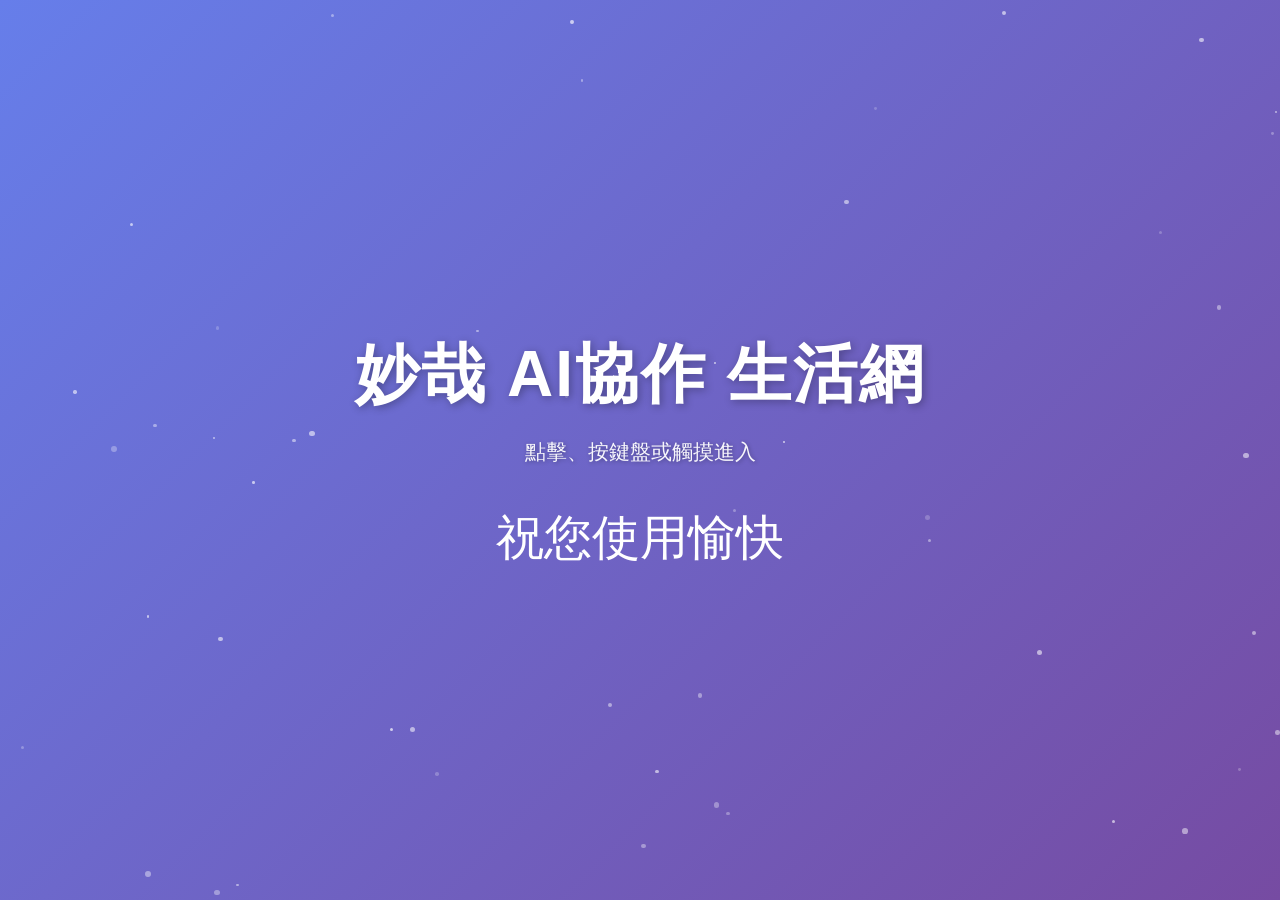
<file: index.html>
<!DOCTYPE html>
<html lang="zh-TW">
<head>
    <meta charset="UTF-8">
    <meta name="viewport" content="width=device-width, initial-scale=1.0">
    <title>妙哉 AI協作 生活網 - 首頁</title>
    
    <link rel="stylesheet" href="styles.css"> <link rel="stylesheet" href="home.css">   </head>
<body>

    <div id="sidebarContainer"></div>

    <main class="container">
        <header class="header-section">
            <h1>歡迎來到我的生活助手</h1>
            <div class="version-info">AI 協助製作版</div>
        </header>

        <section class="intro-section">
            <h2>👋 自我介紹</h2>
            <div class="intro-content">
                <p>您好！我是妙哉，一位致力於將生活變得更加便利和有條理的開發者。</p>
            </div>
        </section>

        <section class="features-section">
            <h2>📚 功能介紹</h2>
            <div class="features-grid">
                <div class="feature-card">
                    <div class="feature-icon">📊</div>
                    <h3>ETF 月月配試算</h3>
                    <p>幫助規劃月月配 ETF 組合</p>
                    <a href="etf-calc.html" class="feature-link">進入 →</a>
                </div>

                <div class="feature-card">
                    <div class="feature-icon">💰</div>
                    <h3>記帳系統</h3>
                    <p>追蹤個人收支細節</p>
                    <a href="accounting.html" class="feature-link">進入 →</a>
                </div>

                <div class="feature-card">
                    <div class="feature-icon">🚗</div>
                    <h3>車輛管理</h3>
                    <p>記錄車輛保養維修</p>
                    <a href="car.html" class="feature-link">進入 →</a>
                </div>
            </div>
        </section>

        <section class="tech-section">
            <h2>🛠️ 技術說明</h2>
            <div class="tech-content">
                <p>前端技術：HTML、CSS、JS (原生)</p>
            </div>
        </section>
    </main>

    <script src="i18n.js"></script>
    <script src="script.js"></script>
    
    </body>
</html>
</file>
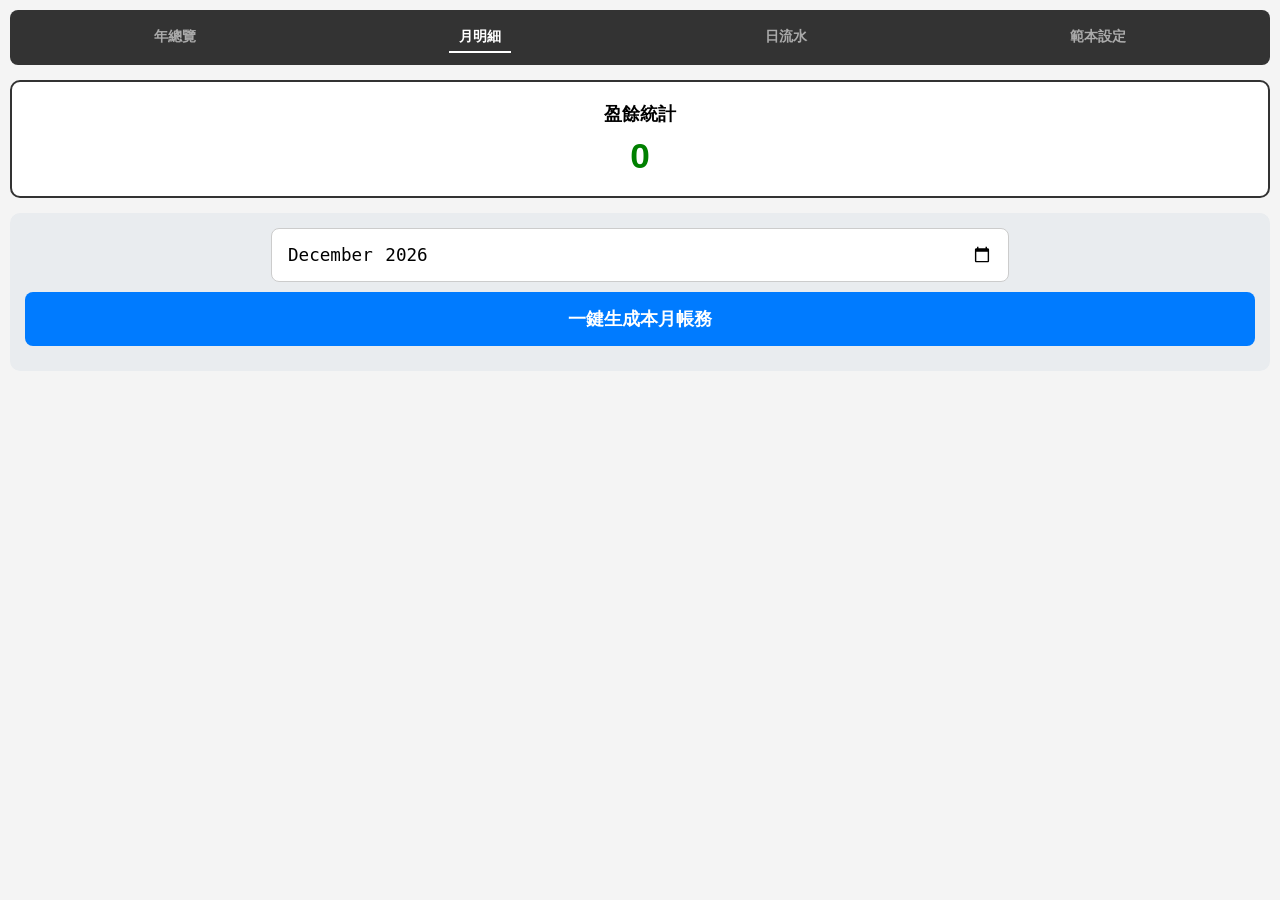
<file: ac0001.html>
<!DOCTYPE html>
<html lang="zh-TW">
<head>
    <meta charset="UTF-8">
    <meta name="viewport" content="width=device-width, initial-scale=1.0">
    <title>財務管理系統 V7.1</title>
    <style>
        :root { --income-bg: #d4edda; --expense-bg: #f8d7da; --green-text: #28a745; --red-text: #dc3545; }
        body { font-family: sans-serif; margin: 0; padding: 10px; background: #f4f4f4; }
        .tab-container { display: flex; justify-content: space-around; background: #333; padding: 12px; border-radius: 8px; margin-bottom: 15px; }
        .tab { color: #aaa; cursor: pointer; padding: 5px 10px; font-weight: bold; font-size: 0.9rem; }
        .tab.active { color: white; border-bottom: 2px solid white; }
        .summary-card { background: white; padding: 20px; border-radius: 10px; text-align: center; margin-bottom: 15px; border: 2px solid #333; }
        .balance { font-size: 2.2rem; font-weight: bold; margin-top: 10px; }
        .form-group { background: white; padding: 20px; border-radius: 10px; margin-bottom: 15px; }
        input, select, button { width: 100%; padding: 15px; margin: 10px 0; border: 1px solid #ccc; border-radius: 8px; font-size: 1.1rem; box-sizing: border-box; }
        button { background: #333; color: white; border: none; font-weight: bold; cursor: pointer; }
        .record-item { display: flex; justify-content: space-between; align-items: center; padding: 15px; margin-bottom: 8px; border-radius: 8px; border-left: 6px solid #333; }
        .income { background: var(--income-bg); border-color: var(--green-text); }
        .expense { background: var(--expense-bg); border-color: var(--red-text); }
        .modal { display: none; position: fixed; top: 0; left: 0; width: 100%; height: 100%; background: rgba(0,0,0,0.6); z-index: 1000; justify-content: center; align-items: center; }
        .modal-content { background: white; padding: 20px; border-radius: 10px; width: 90%; max-width: 400px; }
        .hidden { display: none; }
        .template-item { background: #eee; padding: 10px; margin-bottom: 8px; border-radius: 5px; display: flex; justify-content: space-between; align-items: center; font-size: 0.85rem; }
        .del-btn { width: auto; padding: 5px 10px; margin: 0; background: #dc3545; font-size: 0.8rem; }
    </style>
</head>
<body>

<div class="tab-container">
    <div class="tab" onclick="showPage('year')">年總覽</div>
    <div class="tab active" onclick="showPage('month')">月明細</div>
    <div class="tab" onclick="showPage('day')">日流水</div>
    <div class="tab" onclick="showPage('template')">範本設定</div>
</div>

<div class="summary-card">
    <h2 id="summaryTitle" style="margin:0; font-size:1.1rem;">盈餘統計</h2>
    <div id="balanceDisplay" class="balance">0</div>
</div>

<div id="editModal" class="modal">
    <div class="modal-content">
        <h3>修改帳務</h3>
        <input type="hidden" id="editId">
        <label>日期：</label><input type="date" id="editDate">
        <label>項目：</label><input type="text" id="editItem">
        <label>金額：</label><input type="number" id="editAmount">
        <label>備註：</label><input type="text" id="editNote">
        <button onclick="updateRecord()" style="background: #28a745;">儲存修改</button>
        <button onclick="deleteCurrentRecord()" style="background: #dc3545;">刪除此筆</button>
        <button onclick="closeModal()" style="background: #999;">取消</button>
    </div>
</div>

<div id="page-template" class="page hidden">
    <div class="form-group">
        <h3>設定預設範本</h3>
        <label>週期：</label>
        <select id="tplMonth">
            <option value="all">每月重複</option>
            <option value="01">1月</option><option value="02">2月</option><option value="03">3月</option>
            <option value="04">4月</option><option value="05">5月</option><option value="06">6月</option>
            <option value="07">7月</option><option value="08">8月</option><option value="09">9月</option>
            <option value="10">10月</option><option value="11">11月</option><option value="12">12月</option>
        </select>
        <label>日期 (1~31)：</label>
        <input type="number" id="tplDay" value="1" min="1" max="31">
        <input type="text" id="tplItem" placeholder="項目名稱">
        <input type="number" id="tplAmount" placeholder="金額">
        <select id="tplType">
            <option value="預設支出">預設支出</option>
            <option value="外送薪水">外送薪水</option>
            <option value="股息收入">股息收入</option>
            <option value="稅務相關">稅務相關</option>
        </select>
        <input type="text" id="tplNote" placeholder="備註">
        <button onclick="saveTemplate()" style="background: #28a745;">加入範本</button>
        <hr>
        <div id="templateList"></div>
    </div>
</div>

<div id="page-day" class="page hidden">
    <div class="form-group">
        <h3>新增紀錄</h3>
        <input type="date" id="dateInput" style="height: 60px;">
        <input type="text" id="itemInput" placeholder="項目名稱">
        <input type="number" id="amountInput" placeholder="金額">
        <select id="typeInput">
            <option value="臨時新增">臨時新增</option>
            <option value="外送薪水">外送薪水</option>
            <option value="日薪">日薪</option>
        </select>
        <input type="text" id="noteInput" placeholder="備註">
        <button onclick="saveRecord()">確認加入</button>
    </div>
</div>

<div id="page-month" class="page">
    <div style="background: #e9ecef; padding: 15px; border-radius: 10px; margin-bottom: 15px; text-align: center;">
        <input type="month" id="monthFilter" onchange="render()" style="width: 60%; margin: 0;">
        <button onclick="generateFromTemplate()" style="background: #007bff; margin-top: 10px;">一鍵生成本月帳務</button>
    </div>
    <div id="monthList"></div>
</div>

<div id="page-year" class="page hidden">
    <div class="form-group">
        <select id="yearFilter" onchange="renderYearly()"></select>
    </div>
    <table style="width:100%; border-collapse: collapse; background:white;" border="1">
        <thead><tr style="background:#eee;"><th>月</th><th>收</th><th>支</th><th>盈</th></tr></thead>
        <tbody id="yearTableBody" style="text-align:center;"></tbody>
    </table>
</div>

<script>
    let records = JSON.parse(localStorage.getItem('my_finances')) || [];
    let templates = JSON.parse(localStorage.getItem('my_templates')) || [];

    function renderTemplates() {
        const list = document.getElementById('templateList');
        list.innerHTML = '<h4>範本清單：</h4>';
        templates.forEach(t => {
            // 修正顯示邏輯：若欄位不存在，給予預設值防止顯示 NaN 或 undefined
            const mText = (t.month === 'all' || !t.month) ? '每月' : `${parseInt(t.month)}月`;
            const dText = t.day || '1';
            list.innerHTML += `<div class="template-item">
                <span><b>${mText}${dText}號</b> - ${t.item} (${t.amount})</span>
                <button class="del-btn" onclick="deleteTemplate(${t.id})">刪除</button>
            </div>`;
        });
    }

    function saveTemplate() {
        const day = parseInt(document.getElementById('tplDay').value) || 1;
        const tpl = {
            id: Date.now(),
            month: document.getElementById('tplMonth').value,
            day: day,
            item: document.getElementById('tplItem').value || "未命名",
            amount: parseFloat(document.getElementById('tplAmount').value) || 0,
            type: document.getElementById('tplType').value,
            note: document.getElementById('tplNote').value
        };
        templates.push(tpl);
        localStorage.setItem('my_templates', JSON.stringify(templates));
        renderTemplates();
    }

    function deleteTemplate(id) {
        templates = templates.filter(t => t.id !== id);
        localStorage.setItem('my_templates', JSON.stringify(templates));
        renderTemplates();
    }

    function generateFromTemplate() {
        const targetMonthVal = document.getElementById('monthFilter').value;
        const currentM = targetMonthVal.split('-')[1];
        if(confirm(`確定要生成嗎？`)) {
            templates.forEach(t => {
                const tMonth = t.month || 'all';
                const tDay = t.day || 1;
                if(tMonth === 'all' || tMonth === currentM) {
                    records.push({
                        id: Date.now() + Math.random(),
                        date: `${targetMonthVal}-${String(tDay).padStart(2, '0')}`,
                        item: t.item,
                        amount: t.amount,
                        type: t.type,
                        note: t.note
                    });
                }
            });
            sync(); render();
        }
    }

    // 通用邏輯
    function sync() { localStorage.setItem('my_finances', JSON.stringify(records)); }
    function closeModal() { document.getElementById('editModal').style.display = 'none'; }
    function saveRecord() {
        const record = { id: Date.now(), date: document.getElementById('dateInput').value, item: document.getElementById('itemInput').value, amount: parseFloat(document.getElementById('amountInput').value) || 0, type: document.getElementById('typeInput').value, note: document.getElementById('noteInput').value };
        records.push(record); sync(); showPage('month');
    }
    function openEdit(id) {
        const r = records.find(item => item.id === id);
        document.getElementById('editId').value = r.id; document.getElementById('editDate').value = r.date;
        document.getElementById('editItem').value = r.item; document.getElementById('editAmount').value = r.amount;
        document.getElementById('editNote').value = r.note; document.getElementById('editModal').style.display = 'flex';
    }
    function updateRecord() {
        const id = parseFloat(document.getElementById('editId').value);
        const idx = records.findIndex(r => r.id === id);
        records[idx].date = document.getElementById('editDate').value;
        records[idx].item = document.getElementById('editItem').value;
        records[idx].amount = parseFloat(document.getElementById('editAmount').value);
        records[idx].note = document.getElementById('editNote').value;
        sync(); closeModal(); render();
    }
    function deleteCurrentRecord() {
        const id = parseFloat(document.getElementById('editId').value);
        records = records.filter(r => r.id !== id); sync(); closeModal(); render();
    }
    function render() {
        const list = document.getElementById('monthList');
        const filter = document.getElementById('monthFilter').value;
        let net = 0; list.innerHTML = '';
        records.filter(r => r.date.startsWith(filter)).sort((a,b) => new Date(b.date) - new Date(a.date)).forEach(r => {
            net += r.amount;
            const div = document.createElement('div');
            div.className = `record-item ${r.amount >= 0 ? 'income' : 'expense'}`;
            div.innerHTML = `<div><b>${r.date.slice(5)} ${r.item}</b><br><small>${r.amount} | ${r.note}</small></div>
                             <button onclick="openEdit(${r.id})" style="width:auto;padding:5px 10px;font-size:0.8rem;">修改</button>`;
            list.appendChild(div);
        });
        document.getElementById('balanceDisplay').innerText = net.toLocaleString();
        document.getElementById('balanceDisplay').style.color = net >= 0 ? 'green' : 'red';
    }
    function showPage(p) {
        document.querySelectorAll('.page').forEach(el => el.classList.add('hidden'));
        document.getElementById('page-' + p).classList.remove('hidden');
        document.querySelectorAll('.tab').forEach(t => t.classList.remove('active'));
        if(p==='year') renderYearly(); else if(p==='month') render(); else if(p==='template') renderTemplates();
    }
    function renderYearly() {
        const tbody = document.getElementById('yearTableBody'); tbody.innerHTML = '';
        const years = [...new Set(records.map(r => r.date.slice(0, 4)))];
        const filter = document.getElementById('yearFilter');
        if(filter.innerHTML==='') years.sort().reverse().forEach(y => filter.innerHTML += `<option value="${y}">${y}年</option>`);
        const selYear = filter.value || new Date().getFullYear();
        for(let i=12; i>=1; i--) {
            const m = selYear + "-" + String(i).padStart(2, '0');
            const mData = records.filter(r => r.date.startsWith(m)); if(mData.length === 0) continue;
            const inc = mData.filter(r => r.amount > 0).reduce((a, b) => a + b.amount, 0);
            const exp = mData.filter(r => r.amount < 0).reduce((a, b) => a + Math.abs(b.amount), 0);
            tbody.innerHTML += `<tr><td>${i}月</td><td>${inc}</td><td>${exp}</td><td><b>${inc-exp}</b></td></tr>`;
        }
    }
    document.getElementById('monthFilter').value = new Date().toISOString().slice(0, 7);
    render();
</script>
</body>
</html>
</file>
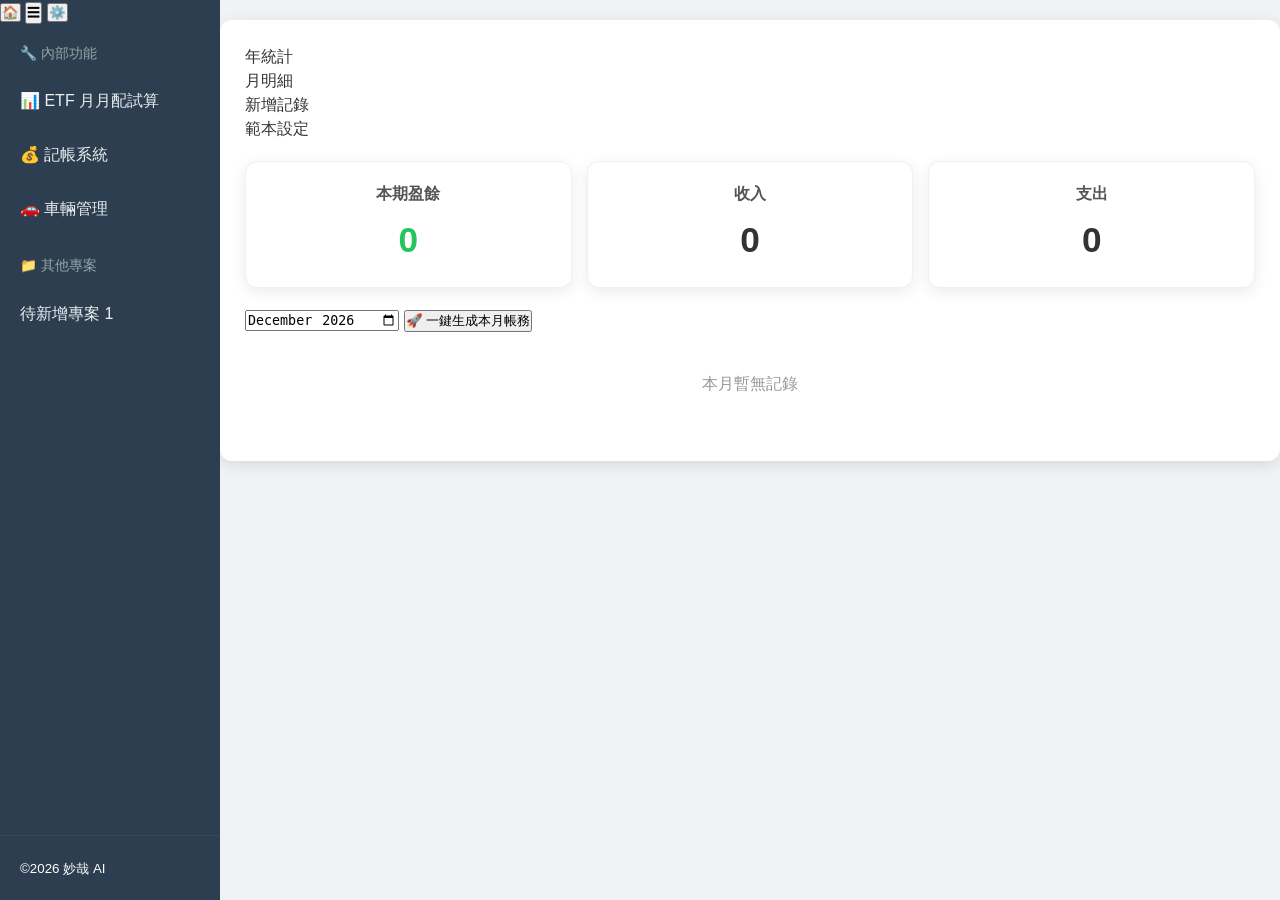
<file: accounting.html>
<!DOCTYPE html>
<html lang="zh-TW">
<head>
    <meta charset="UTF-8">
    <meta name="viewport" content="width=device-width, initial-scale=1.0">
    <title data-i18n="acc-title">記帳系統</title>
    <link rel="stylesheet" href="styles.css">
    <link rel="stylesheet" href="accounting-styles.css">
</head>
<body>
<div id="sidebarContainer"></div>
<div class="container">
    <div class="tab-container">
        <div class="tab-item" onclick="showPage('year')">
            <span class="tab-icon" data-i18n="acc-tab-year">📊</span>
        </div>
        <div class="tab-item" onclick="showPage('month')">
            <span class="tab-icon" data-i18n="acc-tab-month">📅</span>
        </div>
        <div class="tab-item" onclick="showPage('day')">
            <span class="tab-icon" data-i18n="acc-tab-add">📝</span>
        </div>
        <div class="tab-item" onclick="showPage('template')">
            <span class="tab-icon" data-i18n="acc-tab-tpl">🎯</span>
        </div>
    </div>

    <div class="summary-card">
        <div class="summary-item">
            <span class="summary-label" data-i18n="acc-balance">本期盈餘</span>
            <div id="balanceDisplay" class="balance">0</div>
        </div>
        <div class="summary-item">
            <span class="summary-label" data-i18n="acc-income">總收入</span>
            <div id="incomeDisplay" class="amount income-text">0</div>
        </div>
        <div class="summary-item">
            <span class="summary-label" data-i18n="acc-expense">總支出</span>
            <div id="expenseDisplay" class="amount expense-text">0</div>
        </div>
    </div>

    <div id="editModal" class="modal hidden">
        <div class="modal-content">
            <h3 data-i18n="acc-edit-title">修改帳務</h3>
            <input type="hidden" id="editId">
            <div class="form-group">
                <label>日期：</label>
                <input type="date" id="editDate">
            </div>
            <div class="form-group">
                <label>項目：</label>
                <input type="text" id="editItem">
            </div>
            <div class="form-group">
                <label>金額：</label>
                <input type="number" id="editAmount">
            </div>
            <div class="form-group">
                <label>備註：</label>
                <input type="text" id="editNote">
            </div>
            <div class="modal-buttons">
                <button class="btn btn-success" onclick="updateRecord()">儲存修改</button>
                <button class="btn btn-danger" onclick="deleteCurrentRecord()">刪除此筆</button>
                <button class="btn btn-secondary" onclick="closeModal()">取消</button>
            </div>
        </div>
    </div>

    <div id="page-month" class="page">
        <div class="filter-section">
            <input type="month" id="monthFilter" onchange="render()" class="month-input">
            <button class="btn btn-primary" onclick="generateFromTemplate()">🚀 一鍵生成本月帳務</button>
        </div>
        <div id="monthList" class="records-list"></div>
    </div>
    
    <div id="page-day" class="page hidden">
        <div class="form-section">
            <h3 data-i18n="acc-add-title">新增紀錄</h3>
            <div class="form-group">
                <label>日期：</label>
                <input type="date" id="dateInput" class="form-input">
            </div>
            <div class="form-group">
                <label>項目名稱：</label>
                <input type="text" id="itemInput" class="form-input">
            </div>
            <div class="form-group">
                <label>金額：</label>
                <input type="number" id="amountInput" class="form-input">
            </div>
            <div class="form-group">
                <label>分類：</label>
                <select id="typeInput" class="form-input">
                    <option value="臨時新增">臨時新增</option>
                    <option value="外送薪水">外送薪水</option>
                    <option value="日薪">日薪</option>
                    <option value="食物">食物</option>
                    <option value="交通">交通</option>
                    <option value="其他">其他</option>
                </select>
            </div>
            <div class="form-group">
                <label>備註：</label>
                <input type="text" id="noteInput" class="form-input">
            </div>
            <button class="btn btn-success" onclick="saveRecord()" style="width: 100%;">✓ 確認加入</button>
        </div>
    </div>
    
    <div id="page-year" class="page hidden">
        <div class="form-section">
            <label>選擇年份：</label>
            <select id="yearFilter" onchange="renderYearly()" class="form-input"></select>
        </div>
        <div class="table-wrapper">
            <table class="yearly-table">
                <thead>
                    <tr>
                        <th>月份</th><th>收入</th><th>支出</th><th>盈餘</th>
                    </tr>
                </thead>
                <tbody id="yearTableBody"></tbody>
            </table>
        </div>
    </div>

    <div id="page-template" class="page hidden">
        <div class="form-section">
            <h3 data-i18n="acc-tab-tpl">範本設定</h3>
            <div class="form-group">
                <label>週期：</label>
                <select id="tplMonth" class="form-input">
                    <option value="all">每月重複</option>
                    <option value="01">1月</option><option value="02">2月</option><option value="03">3月</option>
                    <option value="04">4月</option><option value="05">5月</option><option value="06">6月</option>
                    <option value="07">7月</option><option value="08">8月</option><option value="09">9月</option>
                    <option value="10">10月</option><option value="11">11月</option><option value="12">12月</option>
                </select>
            </div>
            <div class="form-group">
                <label>日期 (1~31)：</label>
                <input type="number" id="tplDay" value="1" min="1" max="31" class="form-input">
            </div>
            <div class="form-group">
                <label>項目名稱：</label>
                <input type="text" id="tplItem" placeholder="例：房租、薪資..." class="form-input">
            </div>
            <div class="form-group">
                <label>金額：</label>
                <input type="number" id="tplAmount" placeholder="正數為收入，負數為支出" class="form-input">
            </div>
            <div class="form-group">
                <label>分類：</label>
                <select id="tplType" class="form-input">
                    <option value="預設支出">預設支出</option>
                    <option value="外送薪水">外送薪水</option>
                    <option value="股息收入">股息收入</option>
                    <option value="租金">租金</option>
                    <option value="公用事業">公用事業</option>
                </select>
            </div>
            <div class="form-group">
                <label>備註：</label>
                <input type="text" id="tplNote" placeholder="額外說明" class="form-input">
            </div>
            <button class="btn btn-success" onclick="saveTemplate()" style="width: 100%;">✓ 加入範本</button>
            <hr class="section-divider">
            <div id="templateList"></div>
        </div>
    </div>
</div>

<script src="i18n.js"></script>
<script src="script.js"></script>
<script src="accounting-script.js"></script>

</body>
</html>
</file>
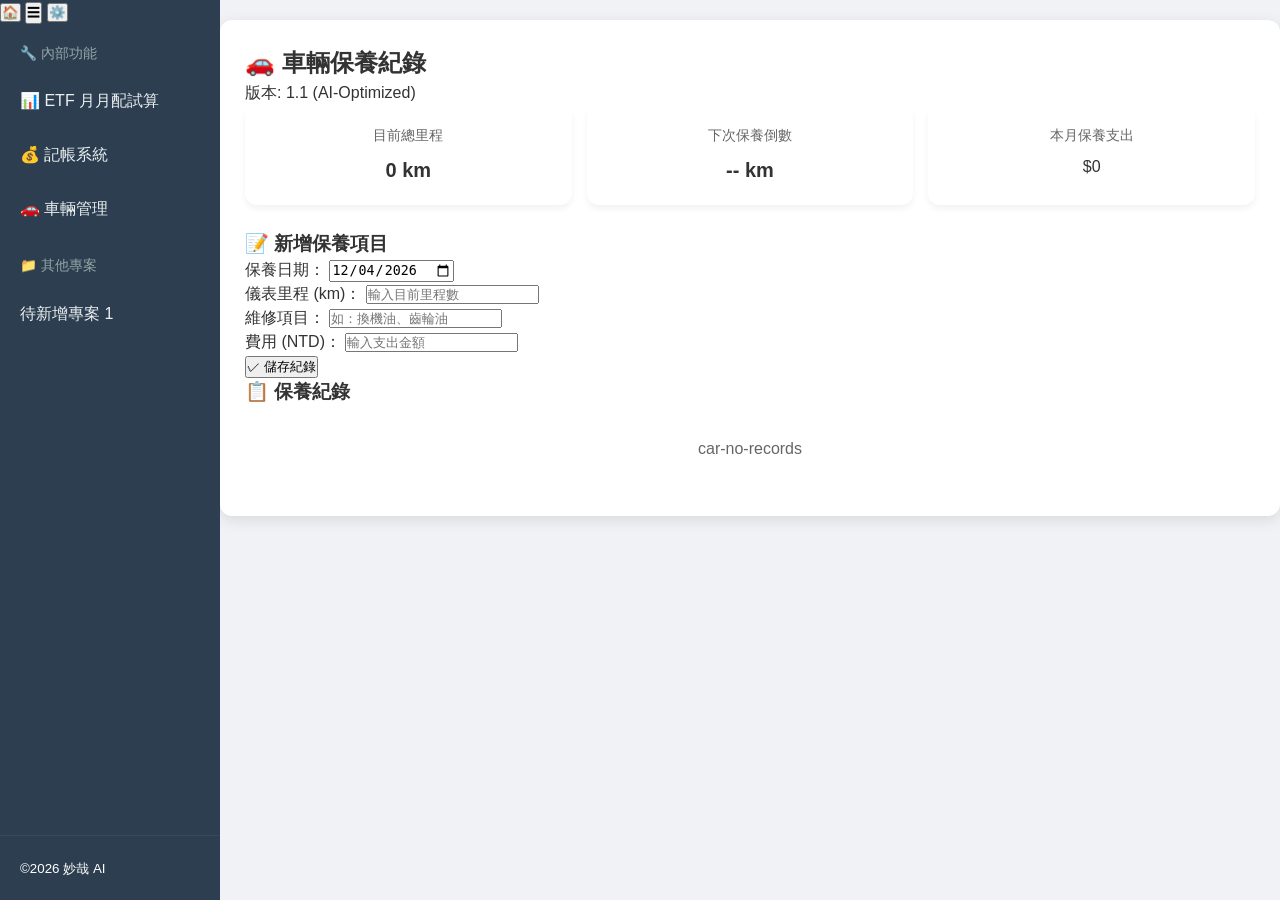
<file: car.html>
<!DOCTYPE html>
<html lang="zh-TW">
<head>
    <meta charset="UTF-8">
    <meta name="viewport" content="width=device-width, initial-scale=1.0">
    <title data-i18n="car-title">車輛保養管理系統</title>
    <link rel="stylesheet" href="styles.css">
    <link rel="stylesheet" href="car-styles.css">
</head>
<body>

<div id="sidebarContainer"></div>

<div class="container">
    <div class="header-section">
        <h2 data-i18n="car-title">🚗 車輛保養紀錄</h2>
        <div class="version-info">版本: 1.1 (AI-Optimized)</div>
    </div>

    <div class="summary-card">
        <div class="summary-item">
            <span class="summary-label" data-i18n="car-total-mileage">目前總里程</span>
            <div class="balance" id="displayTotalMileage">0 km</div>
        </div>
        <div class="summary-item">
            <span class="summary-label" data-i18n="car-remaining">下次保養倒數</span>
            <div class="balance" id="displayRemainingKm">-- km</div>
        </div>
        <div class="summary-item">
            <span class="summary-label" data-i18n="car-month-cost">本月保養支出</span>
            <div class="amount expense-text" id="displayMonthCost">$0</div>
        </div>
    </div>

    <div class="form-section">
        <h3 data-i18n="car-add-title">📝 新增保養項目</h3>
        <div class="form-group">
            <label data-i18n="car-date">保養日期：</label>
            <input type="date" id="inputDate" class="form-input" required>
        </div>
        <div class="form-group">
            <label data-i18n="car-mileage">儀表里程 (km)：</label>
            <input type="number" id="inputMileage" class="form-input" data-i18n="car-mileage-placeholder" placeholder="輸入目前里程數">
        </div>
        <div class="form-group">
            <label data-i18n="car-item">維修項目：</label>
            <input type="text" id="inputItem" class="form-input" data-i18n="car-item-placeholder" placeholder="如：換機油、齒輪油">
        </div>
        <div class="form-group">
            <label data-i18n="car-fee">費用 (NTD)：</label>
            <input type="number" id="inputCost" class="form-input" data-i18n="car-fee-placeholder" placeholder="輸入支出金額">
        </div>
        <button class="btn btn-success" onclick="addRecord()" data-i18n="car-save">✓ 儲存紀錄</button>
    </div>

    <h3 data-i18n="car-records">📋 保養紀錄</h3>
    <div id="recordList" class="records-list"></div>
</div>

<script src="i18n.js"></script>
<script src="script.js"></script>
<script src="car-script.js"></script>

</body>
</html>
</file>
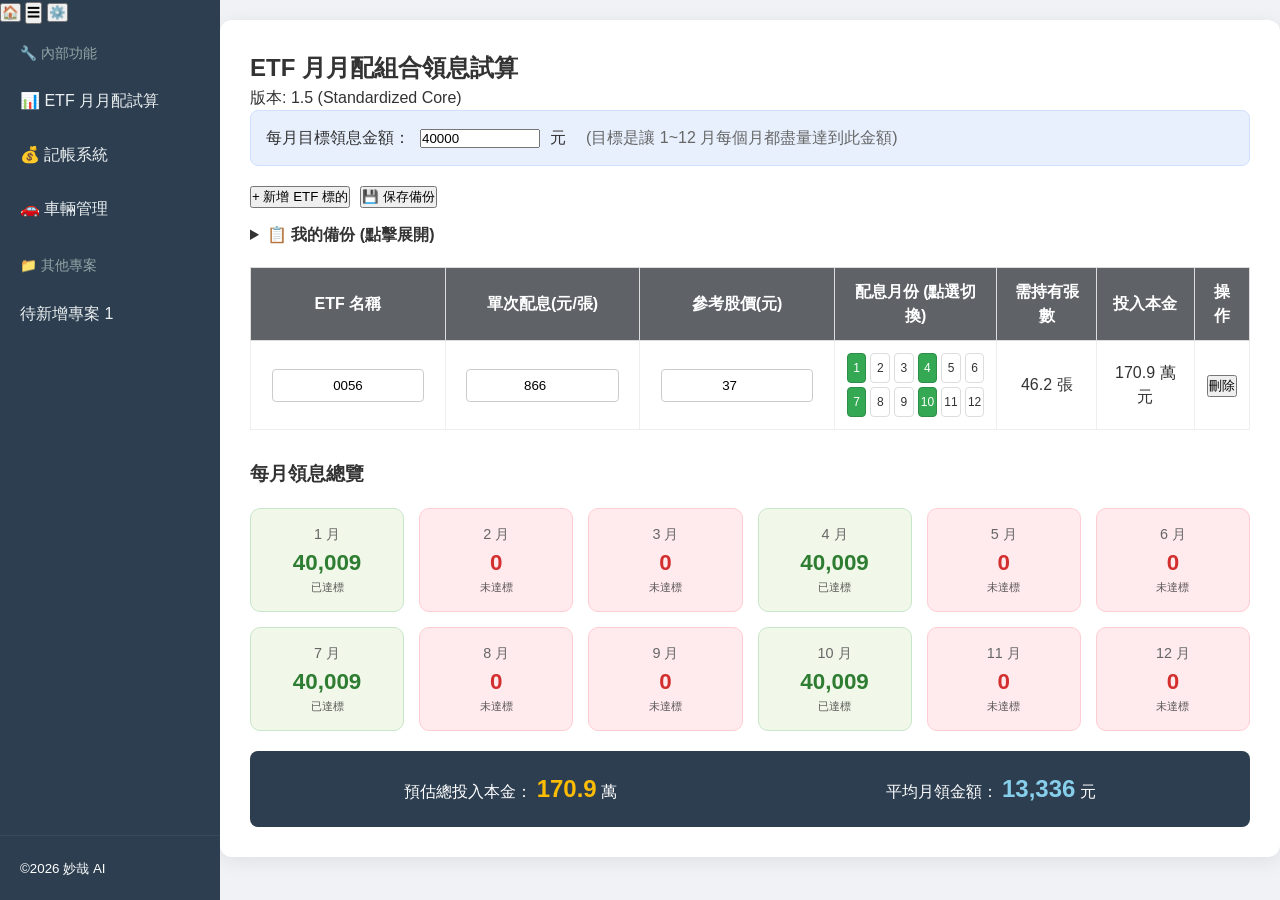
<file: etf-calc.html>
<!DOCTYPE html>
<html lang="zh-TW">
<head>
    <meta charset="UTF-8">
    <meta name="viewport" content="width=device-width, initial-scale=1.0">
    <title data-i18n="etf-title">ETF 月月配組合領息試算</title>
    <link rel="stylesheet" href="styles.css">
    <link rel="stylesheet" href="etf-style.css">
</head>
<body>

<div id="sidebarContainer"></div>

<div class="container">
    <div class="header-section">
        <h2 data-i18n="etf-title">ETF 月月配組合領息試算</h2>
        <div class="version-info">版本: 1.5 (Standardized Core)</div>
    </div>

    <div class="config-section" style="padding: 15px; background: var(--bg-tertiary); border-radius: 8px; margin-bottom: 20px;">
        <label data-i18n="etf-target-income">每月目標領息金額：</label>
        <input type="number" id="targetIncome" value="40000" oninput="calculate()" class="form-input" style="width: 120px;"> 元
        <span class="hint" data-i18n="etf-target-note" style="margin-left: 10px; color: #666;">(目標是讓 1~12 月每個月都盡量達到此金額)</span>
    </div>

    <div style="margin-bottom: 15px; display: flex; gap: 10px;">
        <button class="btn btn-success" onclick="addRow()" data-i18n="etf-add">+ 新增 ETF 標的</button>
        <button class="btn btn-primary" onclick="saveBackupPrompt()" data-i18n="etf-backup">💾 保存備份</button>
    </div>

    <details class="backup-details" style="margin-bottom: 20px;">
        <summary data-i18n="etf-my-backup" style="cursor: pointer; font-weight: bold;">📋 我的備份 (點擊展開)</summary>
        <div id="backupList" style="padding: 10px 0;"></div>
    </details>

    <div class="table-container">
        <table id="etfTable">
            <thead>
                <tr>
                    <th data-i18n="etf-name">ETF 名稱</th>
                    <th data-i18n="etf-dividend">單次配息(元/張)</th>
                    <th data-i18n="etf-price">參考股價(元)</th>
                    <th data-i18n="etf-months">配息月份 (點選切換)</th>
                    <th data-i18n="etf-shares">需持有張數</th>
                    <th data-i18n="etf-cost">投入本金</th>
                    <th data-i18n="etf-operation">操作</th>
                </tr>
            </thead>
            <tbody></tbody>
        </table>
    </div>

    <h3 data-i18n="etf-summary" style="margin-top: 25px;">每月領息總覽</h3>
    <div class="result-grid" id="monthGrid"></div>

    <div class="summary-card" style="margin-top: 20px; display: flex; justify-content: space-around; background: #2c3e50; color: white; padding: 20px; border-radius: 8px;">
        <div class="summary-item">
            <span data-i18n="etf-total-capital">預估總投入本金：</span>
            <span id="totalCapital" class="highlight" style="color: #f1c40f; font-size: 1.4rem; font-weight: bold;">0</span> 萬
        </div>
        <div class="summary-item">
            <span data-i18n="etf-avg-monthly">平均月領金額：</span>
            <span id="avgMonthly" class="highlight" style="color: #f1c40f; font-size: 1.4rem; font-weight: bold;">0</span> 元
        </div>
    </div>
</div>

<script src="i18n.js"></script>
<script src="script.js"></script>
<script src="etf-logic.js"></script>

</body>
</html>
</file>
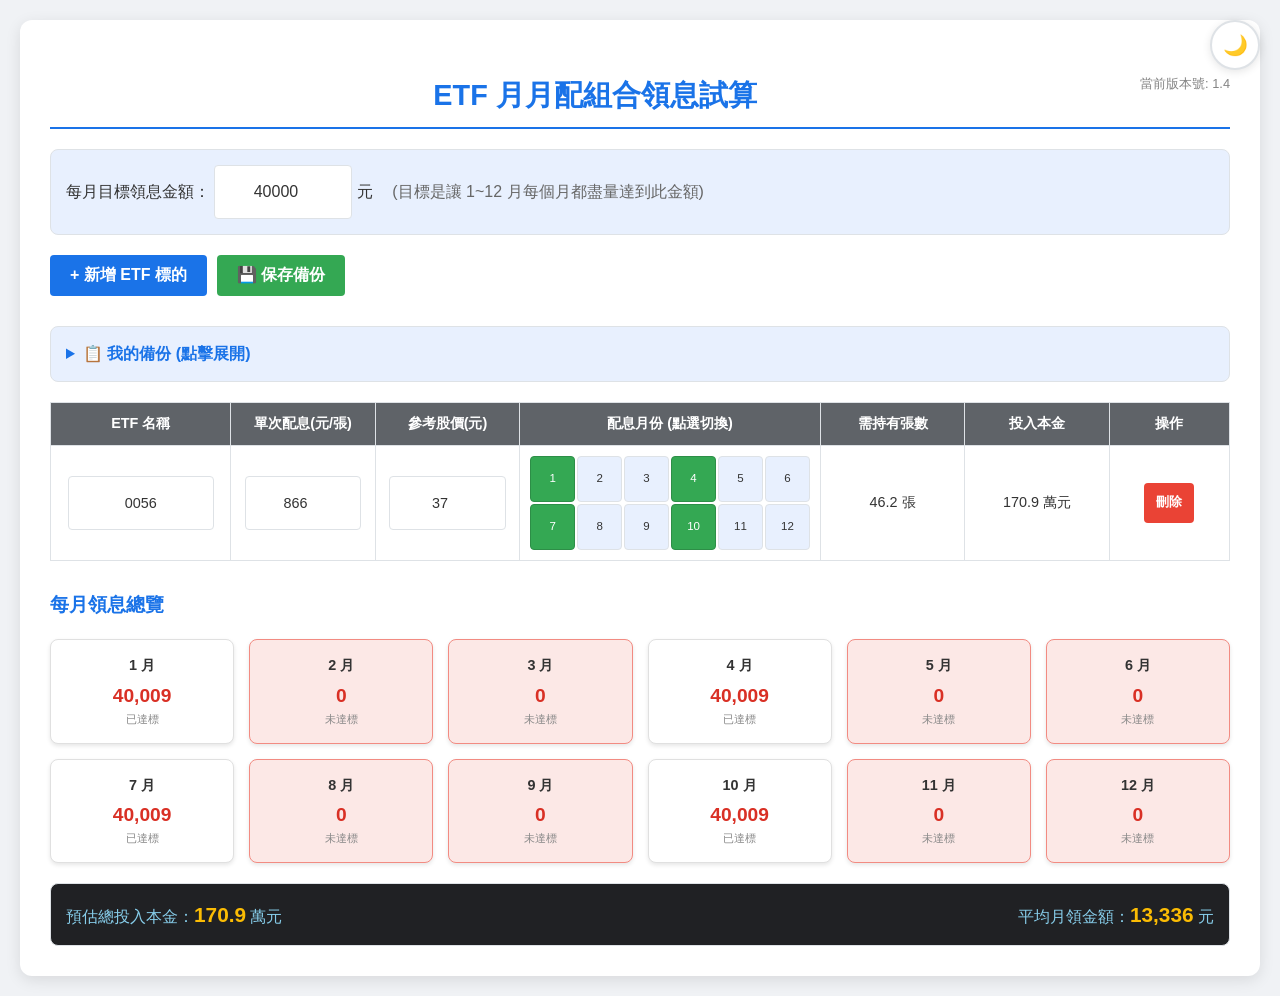
<file: ETF_0.html>
<!DOCTYPE html>
<html lang="zh-TW">
<head>
    <meta charset="UTF-8">
    <meta name="viewport" content="width=device-width, initial-scale=1.0">
    <title>ETF 月月配組合精算器</title>
    <link rel="stylesheet" href="e1.css">
</head>
<body>
<button class="theme-toggle" id="themeToggle" title="切換主題">🌙</button>

<div class="container">
    <div class="header-section">
        <h2>ETF 月月配組合領息試算</h2>
        <div class="version-info">當前版本號: 1.4</div>
    </div>
    
    <div class="config-section">
        <label>每月目標領息金額：</label>
        <input type="number" id="targetIncome" value="40000" style="width: 120px;" oninput="autoSaveAndCalculate()"> 元
        <span style="margin-left: 15px; color: #666;">(目標是讓 1~12 月每個月都盡量達到此金額)</span>
    </div>

    <div style="margin-bottom: 15px; display: flex; gap: 10px; flex-wrap: wrap;">
        <button class="btn btn-add" onclick="addRow()">+ 新增 ETF 標的</button>
        <button class="btn btn-add" style="background-color: #34a853;" onclick="saveBackup(prompt('請輸入備份名稱:'))">💾 保存備份</button>
    </div>

    <!-- 備份列表 -->
    <details style="margin-bottom: 20px; padding: 15px; background: var(--bg-tertiary); border-radius: 8px; border: 1px solid var(--border-primary);">
        <summary style="cursor: pointer; font-weight: bold; color: var(--text-accent);">📋 我的備份 (點擊展開)</summary>
        <div id="backupList" style="margin-top: 15px;"></div>
    </details>

    <table id="etfTable">
        <thead>
            <tr>
                <th width="15%">ETF 名稱</th>
                <th width="12%">單次配息(元/張)</th>
                <th width="12%">參考股價(元)</th>
                <th width="25%">配息月份 (點選切換)</th>
                <th width="12%">需持有張數</th>
                <th width="12%">投入本金</th>
                <th width="10%">操作</th>
            </tr>
        </thead>
        <tbody>
            <tr>
                <td><input type="text" value="0056" class="name"></td>
                <td><input type="number" value="866" class="dividend" oninput="calculate()"></td>
                <td><input type="number" value="37" class="price" oninput="calculate()"></td>
                <td>
                    <div class="month-box">
                        <div class="month-item active" onclick="toggleMonth(this)">1</div><div class="month-item" onclick="toggleMonth(this)">2</div><div class="month-item" onclick="toggleMonth(this)">3</div>
                        <div class="month-item active" onclick="toggleMonth(this)">4</div><div class="month-item" onclick="toggleMonth(this)">5</div><div class="month-item" onclick="toggleMonth(this)">6</div>
                        <div class="month-item active" onclick="toggleMonth(this)">7</div><div class="month-item" onclick="toggleMonth(this)">8</div><div class="month-item" onclick="toggleMonth(this)">9</div>
                        <div class="month-item active" onclick="toggleMonth(this)">10</div><div class="month-item" onclick="toggleMonth(this)">11</div><div class="month-item" onclick="toggleMonth(this)">12</div>
                    </div>
                </td>
                <td class="shares">0</td>
                <td class="cost">0</td>
                <td><button class="btn btn-del" onclick="deleteRow(this)">刪除</button></td>
            </tr>
        </tbody>
    </table>

    <h3>每月領息總覽</h3>
    <div class="result-grid" id="monthGrid">
        </div>

    <div class="summary-bar">
        <div>預估總投入本金：<span id="totalCapital" class="highlight">0</span> 萬元</div>
        <div>平均月領金額：<span id="avgMonthly" class="highlight">0</span> 元</div>
    </div>
</div>

<script>
    // 主題切換功能
function initTheme() {
    const themeToggle = document.getElementById('themeToggle');
    const currentTheme = localStorage.getItem('theme') || 'light';

    // 設置初始主題
    document.documentElement.setAttribute('data-theme', currentTheme);
    updateThemeIcon(currentTheme);

    // 綁定切換事件
    themeToggle.addEventListener('click', () => {
        const currentTheme = document.documentElement.getAttribute('data-theme');
        const newTheme = currentTheme === 'light' ? 'dark' : 'light';

        document.documentElement.setAttribute('data-theme', newTheme);
        localStorage.setItem('theme', newTheme);
        updateThemeIcon(newTheme);
    });
}

function updateThemeIcon(theme) {
    const themeToggle = document.getElementById('themeToggle');
    themeToggle.textContent = theme === 'light' ? '🌙' : '☀️';
    themeToggle.title = theme === 'light' ? '切換到暗色主題' : '切換到亮色主題';
}

function toggleMonth(el) {
    el.classList.toggle('active');
    calculate();
}

function addRow() {
    const tbody = document.querySelector("#etfTable tbody");
    const row = document.createElement("tr");
    row.innerHTML = `
        <td><input type="text" value="新標的" class="name"></td>
        <td><input type="number" value="500" class="dividend" oninput="calculate()"></td>
        <td><input type="number" value="20" class="price" oninput="calculate()"></td>
        <td>
            <div class="month-box">
                ${[1,2,3,4,5,6,7,8,9,10,11,12].map(m => `<div class="month-item" onclick="toggleMonth(this)">${m}</div>`).join('')}
            </div>
        </td>
        <td class="shares">0</td>
        <td class="cost">0</td>
        <td><button class="btn btn-del" onclick="deleteRow(this)">刪除</button></td>
    `;
    tbody.appendChild(row);
    calculate();
}

function deleteRow(btn) {
    btn.closest("tr").remove();
    calculate();
}

function calculate() {
    const target = parseFloat(document.getElementById("targetIncome").value) || 0;
    const rows = document.querySelectorAll("#etfTable tbody tr");
    let monthlyIncome = new Array(12).fill(0);
    let totalCapital = 0;

    rows.forEach(row => {
        const div = parseFloat(row.querySelector(".dividend").value) || 0;
        const price = parseFloat(row.querySelector(".price").value) || 0;
        const activeMonths = Array.from(row.querySelectorAll(".month-item.active")).map(el => parseInt(el.innerText));

        if (activeMonths.length === 0 || div === 0) {
            row.querySelector(".shares").innerText = "0 張";
            row.querySelector(".cost").innerText = "0 萬元";
            return;
        }

        // 核心邏輯：為了讓「有配息的月份」都能達到 target，張數 = 目標 / 單次配息
        let shares = (target / div).toFixed(1);
        let costInWan = (shares * price * 1000) / 10000;

        row.querySelector(".shares").innerText = shares + " 張";
        row.querySelector(".cost").innerText = costInWan.toFixed(1) + " 萬元";
        totalCapital += costInWan;

        // 累加到月份總覽
        activeMonths.forEach(m => {
            monthlyIncome[m-1] += (shares * div);
        });
    });

    // 更新月份卡片
    const grid = document.getElementById("monthGrid");
    grid.innerHTML = "";
    monthlyIncome.forEach((amt, i) => {
        const isLow = amt < target * 0.9;
        grid.innerHTML += `
            <div class="month-card ${isLow ? 'low-income' : ''}">
                <h4>${i+1} 月</h4>
                <div class="amt">${Math.round(amt).toLocaleString()}</div>
                <div style="font-size:0.7em; color:#888;">${isLow ? '未達標' : '已達標'}</div>
            </div>
        `;
    });

    document.getElementById("totalCapital").innerText = totalCapital.toFixed(1);
    const avg = monthlyIncome.reduce((a,b) => a+b, 0) / 12;
    document.getElementById("avgMonthly").innerText = Math.round(avg).toLocaleString();
}

// 初始化
window.onload = function() {
    initTheme();
    calculate();
};
</script>

</body>
</html>
</file>
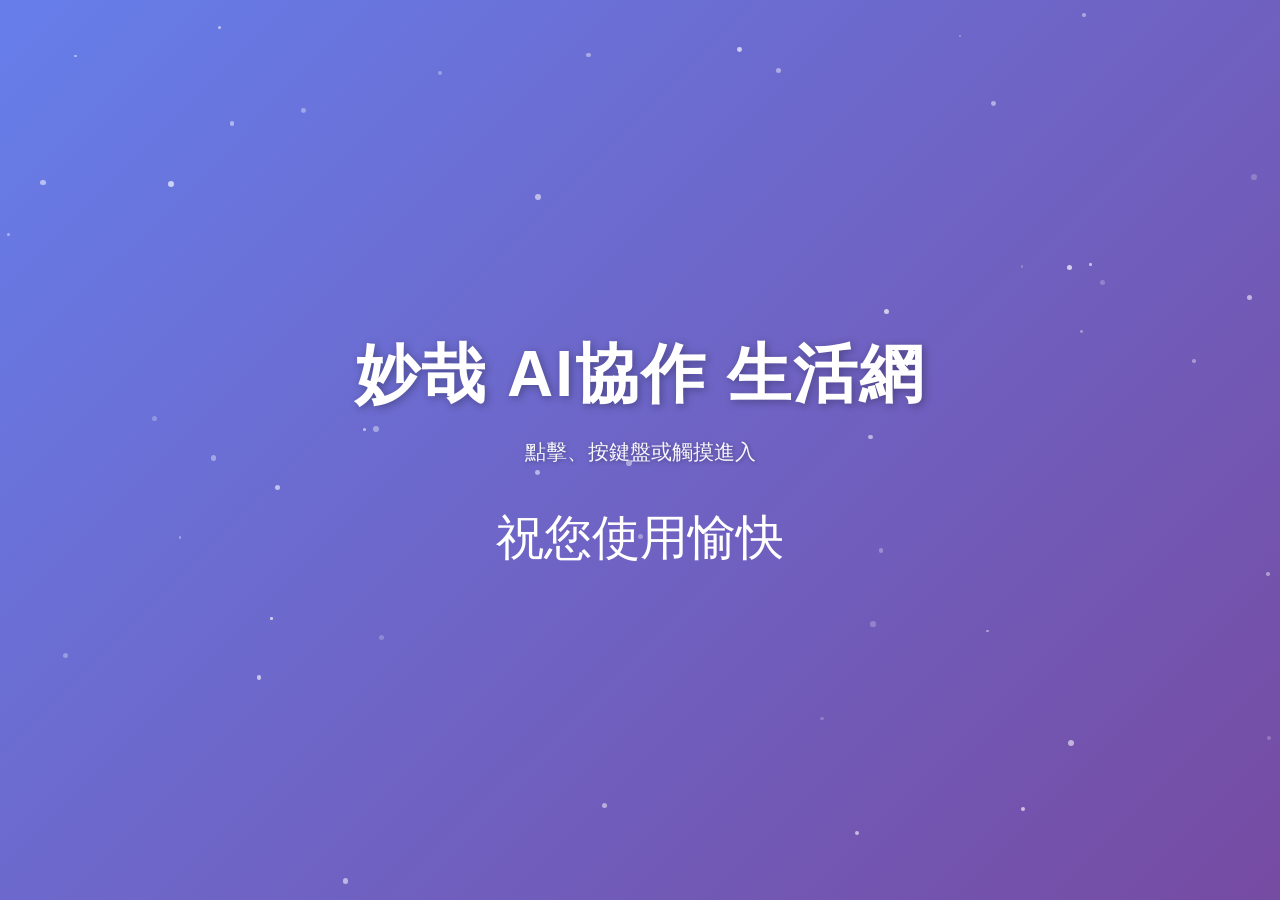
<file: welcome.html>
<!DOCTYPE html>
<html lang="zh-TW">
<head>
    <meta charset="UTF-8">
    <meta name="viewport" content="width=device-width, initial-scale=1.0">
    <title>您好，朋友~</title>
    <link rel="stylesheet" href="welcome.css">
</head>
<body>

<div class="welcome-container">
    <div class="welcome-content">
        <h1 class="welcome-title">妙哉 AI協作 生活網</h1>
        <p class="welcome-subtitle">點擊、按鍵盤或觸摸進入</p>
        <div class="welcome-arrow">祝您使用愉快</div>
    </div>
    <div class="particle-bg" id="particleContainer"></div>
</div>

<script src="welcome.js"></script>

</body>
</html>
</file>
<file: styles.css>
/* ==========================================================================
   1. 全站核心主題變數
   ========================================================================== */
:root {
    --bg-primary: #f0f2f5;
    --bg-secondary: #ffffff;
    --bg-tertiary: #e8f0fe;
    --text-primary: #333333;
    --text-secondary: #666666;
    --text-accent: #1a73e8;
    --border-primary: #dee2e6;
    --shadow-primary: rgba(0,0,0,0.1);
    --shadow-secondary: rgba(0,0,0,0.15); /* 新增：彈窗用 */

    --sidebar-width: 220px;
    --sidebar-collapsed-width: 60px;
    --transition-speed: 0.3s;
    --base-font-size: 16px;
}

[data-theme="dark"] {
    --bg-primary: #121212;
    --bg-secondary: #1e1e1e;
    --bg-tertiary: #2d2d2d;
    --text-primary: #e0e0e0;
    --text-secondary: #b0b0b0;
    --text-accent: #64b5f6;
    --border-primary: #404040;
    --shadow-primary: rgba(0,0,0,0.3);
    --shadow-secondary: rgba(0,0,0,0.5); /* 暗色模式加深陰影 */
}

/* ==========================================================================
   2. 基礎佈局重設
   ========================================================================== */
* {
    margin: 0;
    padding: 0;
    box-sizing: border-box;
}

body {
    font-family: "Microsoft JhengHei", sans-serif;
    font-size: var(--base-font-size); /* 連動設定功能 */
    background-color: var(--bg-primary);
    color: var(--text-primary);
    line-height: 1.5;
    transition: background-color var(--transition-speed), padding var(--transition-speed);
    padding-left: var(--sidebar-width); 
}

body.sidebar-collapsed {
    padding-left: var(--sidebar-collapsed-width);
}

/* ==========================================================================
   3. 通用元件樣式
   ========================================================================== */
.container {
    max-width: 1100px;
    margin: 20px auto;
    background: var(--bg-secondary);
    padding: 25px;
    border-radius: 12px;
    box-shadow: 0 4px 15px var(--shadow-primary);
}

.theme-toggle {
    position: fixed;
    top: 20px;
    right: 20px;
    z-index: 1001;
    background: var(--bg-secondary);
    border: 2px solid var(--border-primary);
    border-radius: 50%;
    width: 45px;
    height: 45px;
    cursor: pointer;
    display: flex;
    align-items: center;
    justify-content: center;
    box-shadow: 0 2px 8px var(--shadow-primary);
}

/* ==========================================================================
   4. 設定彈窗 (Settings Modal) - 邏輯修正
   ========================================================================== */
.settings-modal {
    display: none; /* 預設隱藏 */
    position: fixed;
    top: 0;
    left: 0;
    width: 100%;
    height: 100%;
    background: rgba(0, 0, 0, 0.6); /* 稍微加深遮罩 */
    z-index: 2000;
    align-items: center;
    justify-content: center;
}

.settings-modal.active {
    display: flex; /* 開啟時顯示 */
}

.settings-modal-content {
    background: var(--bg-secondary);
    border-radius: 12px;
    box-shadow: 0 8px 24px var(--shadow-secondary);
    width: 90%;
    max-width: 400px;
    display: flex;
    flex-direction: column;
}

.settings-header {
    display: flex;
    justify-content: space-between;
    align-items: center;
    padding: 20px;
    border-bottom: 1px solid var(--border-primary);
}

.settings-header h2 {
    margin: 0;
    color: var(--text-accent);
    font-size: 1.3em;
}

.settings-body {
    padding: 20px;
}

.settings-group {
    margin-bottom: 20px;
}

.settings-group label {
    display: block;
    margin-bottom: 10px;
    font-weight: bold;
}

.settings-options {
    display: grid;
    grid-template-columns: 1fr 1fr;
    gap: 10px;
}

.settings-btn {
    padding: 10px;
    background: var(--bg-tertiary);
    border: 1px solid var(--border-primary);
    border-radius: 6px;
    color: var(--text-primary);
    cursor: pointer;
    transition: all 0.2s;
}

.settings-btn:hover, .settings-btn.active {
    background: var(--text-accent);
    color: white;
}

/* ==========================================================================
   5. 側邊欄核心佈局 (修正色差與固定位置)
   ========================================================================== */
#sidebar {
    position: fixed;           /* 強制固定在螢幕左側 */
    left: 0;
    top: 0;
    width: var(--sidebar-width);
    height: 100vh;
    background-color: #2c3e50; /* ✅ 這就是你要的「色差」深色背景 */
    color: white;
    z-index: 1500;             /* 低於設定彈窗，但高於主內容 */
    transition: width var(--transition-speed);
    overflow-x: hidden;
    display: flex;
    flex-direction: column;
}

/* 當側邊欄縮起時的寬度切換 */
body.sidebar-collapsed #sidebar {
    width: var(--sidebar-collapsed-width);
}

/* 側邊欄內的連結樣式 */
.sidebar-link {
    display: flex;
    align-items: center;
    padding: 15px 20px;
    color: #ecf0f1;
    text-decoration: none;
    transition: background 0.2s;
    white-space: nowrap;      /* 防止文字折行 */
}

.sidebar-link:hover {
    background-color: #34495e; /* 滑過時的微色差 */
}

/* 側邊欄標題與頁尾 */
.sidebar-section-title {
    padding: 20px 20px 10px;
    font-size: 0.85em;
    color: #95a5a6;
    text-transform: uppercase;
}

.sidebar-footer {
    margin-top: auto;        /* 讓頁尾固定在底部 */
    padding: 20px;
    border-top: 1px solid #34495e;
}

/* 修正縮起時隱藏文字 */
body.sidebar-collapsed .sidebar-link span,
body.sidebar-collapsed .sidebar-section-title {
    display: none;
}

/* ==========================================================================
   6. 響應式與細節
   ========================================================================== */
@media (max-width: 768px) {
    body, body.sidebar-collapsed {
        padding-left: 0;
    }
    .container { margin: 10px; }
}
</file>
<file: home.css>
/* home.css - 首頁專屬樣式 */

/* 1. 容器微調：首頁的內容區可以稍微寬一點 */
.container {
    max-width: 1000px;
    margin: 20px auto;
    background: var(--bg-secondary);
    padding: 40px;
    border-radius: 12px;
    box-shadow: 0 4px 15px var(--shadow-primary);
    transition: background-color 0.3s ease;
}

/* 2. 標頭裝飾 */
.header-section {
    text-align: center;
    margin-bottom: 50px;
    border-bottom: 2px solid var(--text-accent);
    padding-bottom: 20px;
}

.header-section h1 {
    font-size: 2.5em;
    color: var(--text-accent);
    margin-bottom: 10px;
}

/* 3. 區塊通用樣式 */
section {
    margin-bottom: 50px;
}

section h2 {
    color: var(--text-accent);
    font-size: 1.8em;
    margin-bottom: 20px;
    padding-bottom: 10px;
    border-bottom: 2px solid var(--bg-tertiary);
}

/* 4. 自我介紹區 */
.intro-section .intro-content {
    background: var(--bg-tertiary);
    padding: 20px;
    border-radius: 8px;
}

/* 5. 功能卡片網格 (首頁的核心皮肉) */
.features-grid {
    display: grid;
    grid-template-columns: repeat(auto-fit, minmax(280px, 1fr));
    gap: 20px;
}

.feature-card {
    background: var(--bg-tertiary);
    padding: 25px;
    border-radius: 10px;
    border: 1px solid var(--border-primary);
    transition: all 0.3s ease;
    text-align: center;
}

.feature-card:hover {
    transform: translateY(-5px);
    box-shadow: 0 8px 20px var(--shadow-secondary);
    background: var(--bg-secondary);
    border-color: var(--text-accent);
}

.feature-icon { font-size: 3em; margin-bottom: 15px; }

.feature-link {
    display: inline-block;
    background: var(--text-accent);
    color: white;
    padding: 10px 20px;
    border-radius: 6px;
    text-decoration: none;
    font-weight: bold;
}

/* 6. 其他專屬區塊 (技術、聯絡) */
.tech-content, .contact-content {
    background: var(--bg-tertiary);
    padding: 20px;
    border-radius: 8px;
}
</file>
<file: accounting-styles.css>
/* 1. 盈餘統計卡片 (格子回歸) */
.summary-card {
    display: flex;
    gap: 15px;
    margin: 20px 0;
}

.summary-item {
    flex: 1;
    background: #ffffff;
    border-radius: 12px;
    padding: 20px;
    text-align: center;
    box-shadow: 0 4px 15px rgba(0,0,0,0.08); /* 強化截圖中的陰影感 */
    border: 1px solid #f0f0f0;
}

.summary-label {
    display: block;
    color: #555;
    font-weight: bold;
    margin-bottom: 8px;
}

.balance, .amount {
    font-size: 2.2em; /* 字體加大，對齊截圖 */
    font-weight: 900;
    font-family: 'Segoe UI', sans-serif;
}

/* 2. 帳務列表條目 */
.record-item {
    display: flex;
    justify-content: space-between;
    align-items: center;
    padding: 15px 20px;
    margin-bottom: 10px;
    border-radius: 10px;
    border-left: 8px solid #ccc;
    box-shadow: 0 2px 5px rgba(0,0,0,0.05);
}

.record-item.income { background-color: #dcfce7; border-left-color: #22c55e; }
.record-item.expense { background-color: #fee2e2; border-left-color: #ef4444; }


/* 3. 黑色修改按鈕 */
.mod-btn {
    background: #333;
    color: #fff;
    border: none;
    padding: 8px 16px;
    border-radius: 6px;
    cursor: pointer;
    font-weight: bold;
}

/* 4. 年統計表格 */
.yearly-table {
    width: 100%;
    border-collapse: collapse;
    background: white;
    border-radius: 8px;
    overflow: hidden;
}
.yearly-table th, .yearly-table td {
    padding: 12px;
    border: 1px solid #eee;
    text-align: center;
}
.yearly-table th { background: #f8f9fa; }

/* 5. 彈窗與隱藏控制 */
.modal {
    position: fixed; top: 0; left: 0; width: 100%; height: 100%;
    background: rgba(0,0,0,0.5); display: flex; justify-content: center; align-items: center; z-index: 1000;
}
.modal-content { background: #fff; padding: 30px; border-radius: 15px; width: 90%; max-width: 450px; }
.hidden { display: none !important; }
</file>
<file: car-styles.css>
/* car-styles.css - 車輛管理專屬樣式 */

/* 1. 數據概覽卡片增強 */
.summary-card {
    display: grid;
    grid-template-columns: repeat(auto-fit, minmax(150px, 1fr));
    gap: 15px;
    margin-bottom: 25px;
}

.summary-item {
    background: var(--bg-secondary);
    padding: 20px;
    border-radius: 12px;
    box-shadow: 0 4px 6px rgba(0,0,0,0.05);
    text-align: center;
    border: 1px solid var(--border-color);
}

.summary-label {
    display: block;
    font-size: 0.9rem;
    color: var(--text-secondary);
    margin-bottom: 8px;
}

/* 2. 狀態標籤 (Status Badges) */
.status-badge {
    padding: 4px 10px;
    border-radius: 6px;
    font-size: 0.8rem;
    font-weight: 600;
    display: inline-block;
}

/* 善用變數：這裡對齊你的全站主題變數 */
.status-good { 
    background-color: rgba(52, 168, 83, 0.15); 
    color: #34a853; 
}

.status-alert { 
    background-color: rgba(234, 67, 53, 0.15); 
    color: #ea4335; 
}

/* 3. 保養紀錄項目 (Record Items) */
.record-item {
    background: var(--bg-secondary);
    border-radius: 8px;
    padding: 15px;
    margin-bottom: 12px;
    border-left: 5px solid var(--text-accent);
    display: flex;
    justify-content: space-between;
    align-items: center;
    transition: transform 0.2s;
}

.record-item:hover {
    transform: translateX(5px);
}

/* 當接近保養里程時的警告狀態 */
.record-item.warning {
    border-left-color: #fbbc04; /* Google 黃 */
    background: rgba(251, 188, 4, 0.05);
}

/* 4. 字體大小對齊 (關鍵！) */
/* 這裡使用 rem 或 em，確保 i18n.js 修改根目錄字體時，這邊會連動縮放 */
h2 { font-size: 1.5rem; }
h3 { font-size: 1.2rem; }
.balance { font-size: 1.25rem; font-weight: bold; }
</file>
<file: etf-style.css>
/* --- 基礎環境與變數設定 --- */
:root {
    --reach-green: #34a853;
    --unreach-red: #d32f2f;
    --bg-summary: #202124;
}

/* 容器：確保滿版質感 */
.container {
    max-width: 1200px;
    margin: 20px auto;
    background: #ffffff;
    padding: 30px;
    border-radius: 12px;
    box-shadow: 0 4px 20px rgba(0,0,0,0.08);
}

/* 配置區：還原淺藍色塊與對齊 */
.config-section {
    background: #eef4ff; 
    padding: 20px;
    border-radius: 10px;
    margin-bottom: 25px;
    display: flex;
    align-items: center;
    gap: 10px;
    border: 1px solid #d0e0ff;
}

/* --- 核心表格校正 --- */
#etfTable {
    width: 100%;
    border-collapse: collapse;
    margin-bottom: 30px;
}

#etfTable th {
    background: #5f6368;
    color: white;
    padding: 12px;
    font-weight: bold;
    border: 1px solid #ddd;
}

#etfTable td {
    padding: 12px;
    border: 1px solid #eee;
    text-align: center;
    vertical-align: middle;
}

/* 統一輸入框樣式，防止寬度撐破表格 */
#etfTable input {
    width: 90%;
    padding: 8px;
    border: 1px solid #ccc;
    border-radius: 4px;
    text-align: center;
}

/* --- 月份選擇器：校正回 2x6 矩陣 --- */
.month-box {
    display: grid;
    grid-template-columns: repeat(6, 1fr);
    gap: 4px;
    width: 100%; /* 適配單元格寬度 */
    max-width: 240px;
    margin: auto;
}

.month-item {
    background: #fff;
    border: 1px solid #ddd;
    padding: 5px 0;
    cursor: pointer;
    border-radius: 4px;
    font-size: 12px;
    transition: all 0.2s;
}

.month-item:hover { background: #f0f0f0; }

.month-item.active {
    background: var(--reach-green) !important;
    color: white !important;
    border-color: #2d8e47;
}

/* --- 每月領息卡片：還原紅綠判定視覺 --- */
.result-grid {
    display: grid;
    grid-template-columns: repeat(6, 1fr);
    gap: 15px;
    margin-top: 20px;
}

.month-card {
    background: #ffebee; /* 預設未達標粉紅底 */
    border: 1px solid #ffcdd2; /* 預設未達標紅框 */
    padding: 15px;
    border-radius: 10px;
    text-align: center;
    transition: background-color 0.3s;
}

.month-card.reach {
    background-color: #f1f8e9; /* 達標綠底 */
    border-color: #c8e6c9;
}

.month-card .amt {
    font-size: 1.4rem;
    font-weight: 900;
    color: var(--unreach-red);
}

.month-card.reach .amt {
    color: #2e7d32;
}

/* --- 底部總覽列 --- */
.summary-bar {
    background: var(--bg-summary);
    color: #fff;
    padding: 20px 30px;
    border-radius: 8px;
    display: flex;
    justify-content: space-between;
    align-items: center;
    margin-top: 30px;
}

.highlight-wan { color: #fbbc04; font-weight: bold; font-size: 1.5rem; }
.highlight-avg { color: #87ceeb; font-weight: bold; font-size: 1.5rem; }

/* --- 響應式優化：防止在手機端排版崩壞 --- */
@media (max-width: 992px) {
    .result-grid { grid-template-columns: repeat(3, 1fr); }
}

@media (max-width: 600px) {
    .result-grid { grid-template-columns: repeat(2, 1fr); }
    .summary-bar { flex-direction: column; gap: 10px; text-align: center; }
}
</file>
<file: e1.css>
:root {
    /* 亮色主題變數 */
    --bg-primary: #f0f2f5;
    --bg-secondary: #ffffff;
    --bg-tertiary: #e8f0fe;
    --bg-accent: #202124;
    --text-primary: #333333;
    --text-secondary: #666666;
    --text-accent: #1a73e8;
    --text-highlight: #fbbc04;
    --text-error: #d93025;
    --text-success: #34a853;
    --border-primary: #dee2e6;
    --border-secondary: #e0e0e0;
    --border-accent: #1a73e8;
    --shadow-primary: rgba(0,0,0,0.1);
    --shadow-secondary: rgba(0,0,0,0.15);
    --table-header: #5f6368;
    --low-income-bg: #fce8e6;
    --low-income-border: #f28b82;
    --btn-primary: #1a73e8;
    --btn-danger: #ea4335;
    --btn-hover: #e9ecef;
    --summary-text: #87ceeb;
}

/* 暗色主題變數 */
[data-theme="dark"] {
    --bg-primary: #121212;
    --bg-secondary: #1e1e1e;
    --bg-tertiary: #2d2d2d;
    --bg-accent: #ffffff;
    --text-primary: #e0e0e0;
    --text-secondary: #b0b0b0;
    --text-accent: #64b5f6;
    --text-highlight: #ffb74d;
    --text-error: #ef5350;
    --text-success: #4caf50;
    --border-primary: #404040;
    --border-secondary: #404040;
    --border-accent: #64b5f6;
    --shadow-primary: rgba(0,0,0,0.3);
    --shadow-secondary: rgba(0,0,0,0.4);
    --table-header: #424242;
    --low-income-bg: #2d1818;
    --low-income-border: #ef5350;
    --btn-primary: #64b5f6;
    --btn-danger: #ef5350;
    --btn-hover: #333333;
    --summary-text: #000000;
}

body {
    font-family: "Microsoft JhengHei", sans-serif;
    margin: 20px;
    background-color: var(--bg-primary);
    color: var(--text-primary);
    font-size: 16px;
    line-height: 1.5;
    transition: background-color 0.3s ease, color 0.3s ease;
}

.container {
    max-width: 1100px;
    margin: auto;
    background: var(--bg-secondary);
    padding: 25px;
    border-radius: 12px;
    box-shadow: 0 4px 15px var(--shadow-primary);
    transition: background-color 0.3s ease, box-shadow 0.3s ease;
}

.theme-toggle {
    position: fixed;
    top: 20px;
    right: 20px;
    background: var(--bg-secondary);
    border: 2px solid var(--border-primary);
    border-radius: 50%;
    width: 50px;
    height: 50px;
    cursor: pointer;
    display: flex;
    align-items: center;
    justify-content: center;
    font-size: 20px;
    transition: all 0.3s ease;
    box-shadow: 0 2px 8px var(--shadow-primary);
    z-index: 1000;
}

.theme-toggle:hover {
    transform: scale(1.1);
    box-shadow: 0 4px 12px var(--shadow-secondary);
}

.header-section {
    display: flex;
    justify-content: space-between;
    align-items: center;
    margin-bottom: 20px;
    border-bottom: 2px solid var(--text-accent);
    padding-bottom: 10px;
}

.version-info {
    font-size: 0.8em;
    color: var(--text-secondary);
    font-weight: normal;
    opacity: 0.8;
}

h2 {
    color: var(--text-accent);
    text-align: center;
    border-bottom: none;
    padding-bottom: 0;
    margin-bottom: 0;
    font-size: 1.5em;
    flex: 1;
}

h3 {
    color: var(--text-accent);
    margin-top: 30px;
    margin-bottom: 15px;
    font-size: 1.2em;
}

.config-section {
    margin-bottom: 20px;
    padding: 15px;
    background: var(--bg-tertiary);
    border-radius: 8px;
    border: 1px solid var(--border-primary);
    transition: background-color 0.3s ease, border-color 0.3s ease;
}

table {
    width: 100%;
    border-collapse: collapse;
    margin-bottom: 20px;
    background: var(--bg-secondary);
    font-size: 0.9em;
    border: 1px solid var(--border-primary);
}

th, td {
    border: 1px solid var(--border-primary);
    padding: 10px;
    text-align: center;
    vertical-align: middle;
}

th {
    background-color: var(--table-header);
    color: white;
    font-weight: bold;
}

input[type="number"], input[type="text"] {
    width: 80%;
    padding: 8px;
    border: 1px solid var(--border-primary);
    border-radius: 4px;
    text-align: center;
    font-size: 1em;
    min-height: 36px;
    background-color: var(--bg-secondary);
    color: var(--text-primary);
    transition: border-color 0.3s ease, background-color 0.3s ease, color 0.3s ease;
}

input[type="number"]:focus, input[type="text"]:focus {
    outline: none;
    border-color: var(--text-accent);
    box-shadow: 0 0 0 2px rgba(26, 115, 232, 0.2);
}

.month-box {
    display: grid;
    grid-template-columns: repeat(6, 1fr);
    gap: 2px;
    font-size: 0.8em;
}

.month-item {
    background: var(--bg-tertiary);
    border: 1px solid var(--border-primary);
    padding: 6px 2px;
    cursor: pointer;
    border-radius: 4px;
    transition: all 0.2s ease;
    min-height: 32px;
    display: flex;
    align-items: center;
    justify-content: center;
    color: var(--text-primary);
}

.month-item:hover {
    background: var(--btn-hover);
}

.month-item.active {
    background: var(--text-success);
    color: white;
    border-color: #2d8e47;
}

.result-grid {
    display: grid;
    grid-template-columns: repeat(6, 1fr);
    gap: 10px;
    margin-top: 20px;
}

.month-card {
    background: var(--bg-secondary);
    border: 1px solid var(--border-secondary);
    padding: 10px;
    border-radius: 8px;
    text-align: center;
    box-shadow: 0 2px 4px var(--shadow-primary);
    transition: background-color 0.3s ease, border-color 0.3s ease, box-shadow 0.3s ease;
}

.month-card h4 {
    margin: 0 0 5px 0;
    color: var(--text-primary);
    font-size: 0.9em;
}

.month-card .amt {
    font-size: 1.2em;
    font-weight: bold;
    color: var(--text-error);
}

.low-income {
    background-color: var(--low-income-bg);
    border-color: var(--low-income-border);
}

.btn {
    cursor: pointer;
    border: none;
    border-radius: 4px;
    padding: 10px 20px;
    font-weight: bold;
    transition: all 0.3s ease;
    font-size: 1em;
    min-height: 40px;
    background-color: var(--btn-primary);
    color: white;
}

.btn:hover {
    opacity: 0.9;
    transform: translateY(-1px);
}

.btn-add {
    background-color: var(--btn-primary);
    color: white;
    margin-bottom: 15px;
}

.btn-del {
    background-color: var(--btn-danger);
    color: white;
    padding: 6px 12px;
    font-size: 0.9em;
}

.btn-del:hover {
    background-color: #d32f2f;
}

.summary-bar {
    background: var(--bg-accent);
    color: var(--summary-text);
    padding: 15px;
    border-radius: 8px;
    margin-top: 20px;
    display: flex;
    justify-content: space-between;
    align-items: center;
    flex-wrap: wrap;
    gap: 10px;
    border: 1px solid var(--border-primary);
}

.highlight {
    color: var(--text-highlight);
    font-size: 1.3em;
    font-weight: bold;
}

/* 響應式設計 */
@media (max-width: 768px) {
    body {
        margin: 10px;
        font-size: 14px;
    }

    .container {
        padding: 15px;
        margin: 0;
        border-radius: 8px;
    }

    .header-section {
        flex-direction: column;
        align-items: flex-start;
        gap: 5px;
    }

    .version-info {
        font-size: 0.75em;
        align-self: flex-end;
    }

    .theme-toggle {
        top: 10px;
        right: 10px;
        width: 45px;
        height: 45px;
        font-size: 18px;
    }

    h2 {
        font-size: 1.3em;
        margin-bottom: 15px;
    }

    h3 {
        font-size: 1.1em;
        margin-top: 25px;
    }

    .config-section {
        padding: 12px;
        margin-bottom: 15px;
    }

    .config-section label {
        display: block;
        margin-bottom: 8px;
        font-weight: bold;
    }

    .config-section input {
        width: 100%;
        max-width: 200px;
    }

    .config-section span {
        display: block;
        margin-top: 8px;
        font-size: 0.9em;
        color: var(--text-secondary);
    }

    table {
        font-size: 0.8em;
    }

    th, td {
        padding: 6px 4px;
    }

    th {
        font-size: 0.8em;
    }

    input[type="number"], input[type="text"] {
        width: 100%;
        padding: 6px;
        font-size: 0.9em;
        min-height: 32px;
    }

    .month-box {
        grid-template-columns: repeat(4, 1fr);
        gap: 3px;
        font-size: 0.75em;
    }

    .month-item {
        padding: 8px 4px;
        min-height: 36px;
    }

    .result-grid {
        grid-template-columns: repeat(3, 1fr);
        gap: 8px;
    }

    .month-card {
        padding: 8px 6px;
    }

    .month-card h4 {
        font-size: 0.8em;
    }

    .month-card .amt {
        font-size: 1.1em;
    }

    .btn {
        padding: 12px 16px;
        font-size: 0.95em;
        min-height: 44px;
    }

    .btn-add {
        width: 100%;
        margin-bottom: 12px;
    }

    .summary-bar {
        padding: 12px;
        flex-direction: column;
        text-align: center;
        gap: 8px;
    }

    .summary-bar > div {
        font-size: 0.9em;
    }

    .highlight {
        font-size: 1.2em;
    }
}

@media (max-width: 480px) {
    .month-box {
        grid-template-columns: repeat(3, 1fr);
    }

    .result-grid {
        grid-template-columns: repeat(2, 1fr);
    }

    .month-card {
        padding: 6px 4px;
    }

    .month-card .amt {
        font-size: 1em;
    }

    th, td {
        padding: 4px 2px;
    }

    input[type="number"], input[type="text"] {
        font-size: 0.85em;
        min-height: 28px;
    }

    .btn {
        padding: 10px 14px;
        font-size: 0.9em;
        min-height: 40px;
    }
}

@media (min-width: 1200px) {
    .container {
        max-width: 1200px;
        padding: 30px;
    }

    h2 {
        font-size: 1.8em;
    }

    .result-grid {
        grid-template-columns: repeat(6, 1fr);
        gap: 15px;
    }

    .month-card {
        padding: 15px 10px;
    }
}
</file>
<file: welcome.css>
* {
    margin: 0;
    padding: 0;
    box-sizing: border-box;
}

body {
    width: 100%;
    height: 100vh;
    font-family: "Microsoft JhengHei", sans-serif;
    overflow: hidden;
    background: linear-gradient(135deg, #667eea 0%, #764ba2 100%);
    display: flex;
    align-items: center;
    justify-content: center;
}

.welcome-container {
    position: relative;
    width: 100%;
    height: 100%;
    display: flex;
    align-items: center;
    justify-content: center;
    cursor: pointer;
    overflow: hidden;
}

.particle-bg {
    position: absolute;
    top: 0;
    left: 0;
    width: 100%;
    height: 100%;
    z-index: 0;
}

.particle {
    position: absolute;
    pointer-events: none;
}

.welcome-content {
    position: relative;
    z-index: 10;
    text-align: center;
    color: white;
    animation: fadeInUp 1s ease-out;
}

@keyframes fadeInUp {
    from {
        opacity: 0;
        transform: translateY(30px);
    }
    to {
        opacity: 1;
        transform: translateY(0);
    }
}

.welcome-title {
    font-size: 4em;
    font-weight: bold;
    margin-bottom: 20px;
    text-shadow: 2px 2px 8px rgba(0, 0, 0, 0.3);
    letter-spacing: 2px;
}

.welcome-subtitle {
    font-size: 1.3em;
    margin-bottom: 40px;
    opacity: 0.95;
    text-shadow: 1px 1px 4px rgba(0, 0, 0, 0.3);
}

.welcome-arrow {
    font-size: 3em;
    animation: bounce 2s infinite;
}

@keyframes bounce {
    0%, 100% {
        transform: translateY(0);
    }
    50% {
        transform: translateY(-20px);
    }
}

@keyframes enterAnimation {
    from {
        opacity: 1;
    }
    to {
        opacity: 0;
        pointer-events: none;
    }
}

.welcome-container.entering {
    animation: enterAnimation 0.8s ease-out forwards;
}

/* 響應式 */
@media (max-width: 768px) {
    .welcome-title {
        font-size: 2.5em;
        margin-bottom: 15px;
    }

    .welcome-subtitle {
        font-size: 1.1em;
        margin-bottom: 30px;
    }

    .welcome-arrow {
        font-size: 2.5em;
    }
}

@media (max-width: 480px) {
    .welcome-title {
        font-size: 2em;
        margin-bottom: 10px;
    }

    .welcome-subtitle {
        font-size: 1em;
        margin-bottom: 20px;
    }

    .welcome-arrow {
        font-size: 2em;
    }
}
</file>
